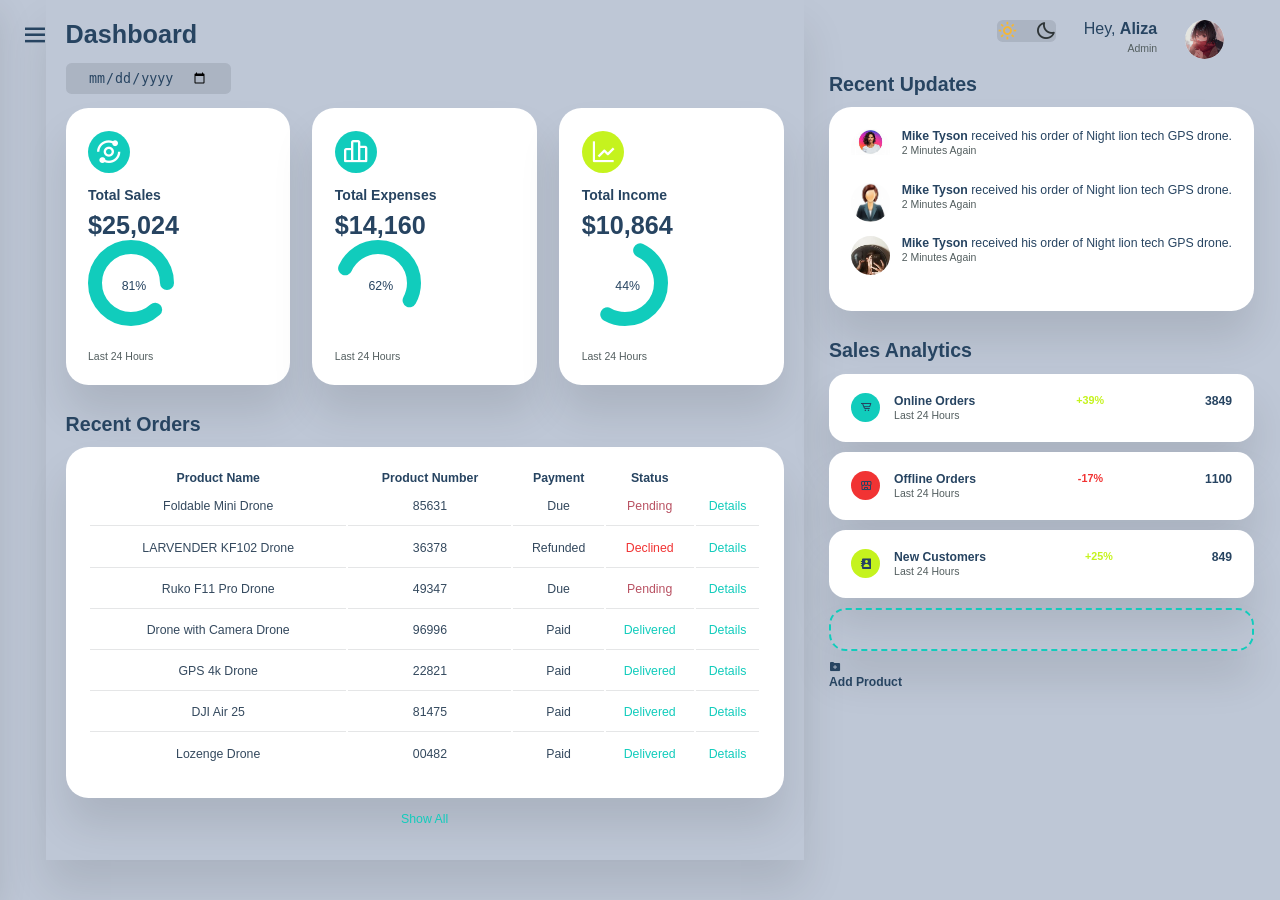
<file: Dashboard.html>
<!DOCTYPE html>
<html lang="en">
<head>
    <meta charset="UTF-8">
    <meta name="viewport" content="width=device-width, initial-scale=1.0">
    <link rel="stylesheet" href="dash.css">
    <link href="https://fonts.googleapis.com/css2?family=Poppins:wght@300;400;500;600&display=swap" rel="stylesheet">
    <link href="https://cdn.jsdelivr.net/npm/boxicons@2.1.1/css/boxicons.min.css" rel="stylesheet">
    <script src="dash.js"></script>
    <title>Admin Dashboard</title>
</head>
<body>
    <div class="container">
        <div class="menu-toggle" id="menu-toggle-btn">
            <i class='bx bx-menu'></i>  <!-- Menu Icon (hamburger) -->
        </div>
        <aside class="hide">
            <div class="top">
                <div class="logo">
                    <img src="logo.webp">
                    <h2>EGA<span class="danger">TOR</span></h2>
                </div>
                <div class="close" id="close-btn">
                    <i class='bx bx-message-square-x'></i>
                </div>
            </div>
            <div class="sidebar">
                <a href="index.html">
                    <i class='bx bxs-dashboard'></i>
                    <h3>Dashboard</h3>
                </a>
                <a href="Dashboard.html" class="active">
                    <i class='bx bxs-contact'></i>
                    <h3>All</h3>
                </a>
                <a href="msg.html">
                    <i class='bx bx-receipt'></i>
                    <h3>Customers</h3>
                </a>
                <a href="ana.html">
                    <i class='bx bx-analyse'></i>
                    <h3>Analytics</h3>
                </a>
                <a href="msg.html">
                    <i class='bx bx-envelope'></i>
                    <h3>Messages</h3>
                    <span class="message-count">26</span>
                </a>
                <a href="prod.html">
                    <i class='bx bxl-product-hunt'></i>
                    <h3>Products</h3>
                </a>
                <a href="report.html">
                    <i class='bx bxs-report'></i>
                    <h3>Reports</h3>
                </a>
                <a href="add_prod.html">
                    <i class='bx bx-plus'></i>
                    <h3>Add Product</h3>
                </a>
                <a href="set.html">
                    <i class='bx bx-log-out'></i>
                    <h3>Logout</h3>
                </a>
            </div>
        </aside>

        <main>
            <h1>Dashboard</h1>
            <div class="date">
                <input type="date">
            </div>
            <div class="insights">
                <div class="sales">
                    <i class='bx bx-analyse'></i>
                    <div class="middle">
                        <div class="left">
                            <h3>Total Sales</h3>
                            <h1>$25,024</h1>
                        </div>
                        <div class="progress">
                            <svg>
                                <circle cx='38' cy='38' r='36'></circle>
                            </svg>
                            <div class="number">
                                <p>81%</p>
                            </div>
                        </div>
                    </div>
                    <small class="text-muted">Last 24 Hours</small>
                </div>

                <div class="expensees">
                    <i class='bx bx-bar-chart-alt-2'></i>
                    <div class="middle">
                        <div class="left">
                            <h3>Total Expenses</h3>
                            <h1>$14,160</h1>
                        </div>
                        <div class="progress">
                            <svg>
                                <circle cx='38' cy='38' r='36'></circle>
                            </svg>
                            <div class="number">
                                <p>62%</p>
                            </div>
                        </div>
                    </div>
                    <small class="text-muted">Last 24 Hours</small>
                </div>

                <div class="income">
                    <i class='bx bx-line-chart'></i>
                    <div class="middle">
                        <div class="left">
                            <h3>Total Income</h3>
                            <h1>$10,864</h1>
                        </div>
                        <div class="progress">
                            <svg>
                                <circle cx='38' cy='38' r='36'></circle>
                            </svg>
                            <div class="number">
                                <p>44%</p>
                            </div>
                        </div>
                    </div>
                    <small class="text-muted">Last 24 Hours</small>
                </div>

            </div>

            <div class="recent-orders">
                <h2>Recent Orders</h2>
                <table>
                    <thead>
                        <tr>
                            <th>Product Name</th>
                            <th>Product Number</th>
                            <th>Payment</th>
                            <th>Status</th>
                            <th></th>
                        </tr>
                    </thead>
                    <tbody>
                        
                    </tbody>
                </table>
                <a href="#">Show All</a>
            </div>
        </main>

        <div class="right">
            <div class="top">
                <button id="menu-btn">
                    <i class='bx bx-menu'></i>
                </button>
                <div class="theme-toggler">
                    <i class='bx bx-sun'></i>
                    <i class='bx bx-moon'></i>
                </div>
                <div class="profile">
                    <div class="info">
                        <p>Hey, <b>Aliza</b></p>
                        <small class="text-muted">Admin</small>
                    </div>
                    <div class="profile-photo">
                        <img src="profile.jpeg">
                    </div>
                </div>
            </div>
            <div class="recent-updates">
                <h2>Recent Updates</h2>
                <div class="updates">
                    <div class="update">
                        <div class="profile-photo">
                            <img src="pic.jpeg">
                        </div>
                        <div class="message">
                            <p><b>Mike Tyson</b> received his order of Night lion tech GPS drone.</p>
                            <small class="text-muted">2 Minutes Again</small>
                        </div>
                    </div>

                    <div class="update">
                        <div class="profile-photo">
                            <img src="pic1.jpeg">
                        </div>
                        <div class="message">
                            <p><b>Mike Tyson</b> received his order of Night lion tech GPS drone.</p>
                            <small class="text-muted">2 Minutes Again</small>
                        </div>
                    </div>

                    <div class="update">
                        <div class="profile-photo">
                            <img src="pic2.jpeg">
                        </div>
                        <div class="message">
                            <p><b>Mike Tyson</b> received his order of Night lion tech GPS drone.</p>
                            <small class="text-muted">2 Minutes Again</small>
                        </div>
                    </div>
                </div>
            </div>
            <div class="sales-analytics">
                <h2>Sales Analytics</h2>
                <div class="item online">
                    <div class="icon">
                        <i class='bx bx-cart-alt'></i>
                    </div>
                    <div class="right">
                        <div class="info">
                            <h3>Online Orders</h3>
                            <small class="text-muted">Last 24 Hours</small>
                        </div>
                        <h5 class="success">+39%</h5>
                        <h3>3849</h3>
                    </div>
                </div>

                <div class="item offline">
                    <div class="icon">
                        <i class='bx bx-store-alt'></i>
                    </div>
                    <div class="right">
                        <div class="info">
                            <h3>Offline Orders</h3>
                            <small class="text-muted">Last 24 Hours</small>
                        </div>
                        <h5 class="danger">-17%</h5>
                        <h3>1100</h3>
                    </div>
                </div>

                <div class="item customers">
                    <div class="icon">
                        <i class='bx bxs-contact'></i>
                    </div>
                    <div class="right">
                        <div class="info">
                            <h3>New Customers</h3>
                            <small class="text-muted">Last 24 Hours</small>
                        </div>
                        <h5 class="success">+25%</h5>
                        <h3>849</h3>
                    </div>
                </div>

                <div class="item add-product"></div>
                <i class='bx bxs-folder-plus'></i>
                <h3>Add Product</h3>
            </div>
        </div>
    </div>
</body>
</html>
</file>
<file: dash.css>
:root {
    /* Primary Colors */
    --color-primary: #11ccbc; /* Soft blue for primary actions */
    --color-danger: #ee0909d3; /* Soft red for errors and danger states */
    --color-success: #c5f31e; /* Soft green for success messages */
    --color-warning: #b95263; /* Yellow-orange for warnings */
    
    /* Neutrals */
    --color-white: #ffffff; /* Pure white */
    --color-info-dark: #535e5f; /* Dark gray for secondary text */
    --color-info-light: #ecf0f1; /* Very light gray background */
    --color-dark: #274461; /* Dark gray for primary text */
    --color-light: rgba(2, 10, 24, 0.1); /* Very light minty overlay for softer effects */
    --color-primary-variant: #3578b0; /* A slightly darker shade of blue for hover/focus states */
    --color-dark-variant: #34495e; /* Dark blue-gray for sidebar or elements in dark mode */
    
    /* Background Colors */
    --color-background: #bec7d6; /* Light, soft gray background for light mode */
    --color-background-alt: #29cbf3; /* Lighter background alternative */
    
    /* Card and Border Styles */
    --card-border-radius: 1.6rem; /* Rounded card corners */
    --border-radius-1: 0.4rem; /* Smaller border radius */
    --border-radius-2: 0.8rem; /* Medium border radius */
    --border-radius-3: 1.2rem; /* Larger border radius for buttons, cards */
    
    --card-padding: 1.6rem; /* Padding for cards and containers */
    --padding-1: 1.2rem; /* Default padding for smaller containers */
    
    /* Box Shadows */
    --box-shadow: 0 2rem 3rem rgba(0, 0, 0, 0.1); /* Soft shadow */
    
    /* Links and Buttons */
    --link-color: #6646bd; /* Light blue for links */
    --link-hover-color: #b41bc9; /* Darker blue for link hover states */
}

.dark-theme-variables {
    /* Dark Mode Custom Variables */
    --color-background: #181a1e; /* Dark background for dark mode */
    --color-white: #2e4450; /* Light grayish background for white elements */
    --color-dark: #edeffd; /* Light text for dark mode */
    --color-dark-variant: #90c0db; /* Lighter dark blue/gray for secondary text */
    --color-light: rgba(0, 0, 0, 0.4); /* Darker overlay for darker UI */
    --color-shadow: 0 2rem 3rem var(--color-light); /* Darker shadow effect in dark mode */
    
    /* Dark Mode Card and Border Styles */
    --card-border-radius: 1.6rem;
    --border-radius-1: 0.4rem;
    --border-radius-2: 0.8rem;
    --border-radius-3: 1.2rem;
    
    --box-shadow: 0 2rem 3rem rgba(0, 0, 0, 0.15); /* Darker shadows for dark mode */
}
*{
    margin: 0;
    padding: 0;
    outline: 0;
    appearance: none;
    border: 0;
    text-decoration: none;
    list-style: none;
    box-sizing: border-box;
}
html{
    font-size: 14px;
}
body{
    width: 100vw;
    height: 100vh;
    font-family: 'Roboto', sans-serif;
    font-size: 0.88rem;
    background: var(--color-background);
    color: var(--color-dark);
    user-select: none;
    overflow-x: hidden;
}

h1, h2, h3, h4, h5, h6 {
    color: var(--color-dark); /* Default heading color */
}

i {
    color: var(--color-dark); /* Default icon color */
}

/* Dark theme styles */
body.dark-theme-variables {
    background-color: #121212;  /* Dark background */
    color: #fff;  /* Light text color for general text */
}

/* Dark mode headings and icons */
body.dark-theme-variables h1, 
body.dark-theme-variables h2, 
body.dark-theme-variables h3, 
body.dark-theme-variables h4, 
body.dark-theme-variables h5, 
body.dark-theme-variables h6 {
    color: #fff;  /* Bright heading text */
}

body.dark-theme-variables i {
    color: #fff;  /* Bright icons */
}

/* Dark mode sidebar links */
body.dark-theme-variables aside {
    background-color: #333;  /* Dark background for sidebar */
}

body.dark-theme-variables aside a {
    color: #fff;  /* White text for sidebar links */
}

/* Dark mode button and other elements (if needed) */
body.dark-theme-variables .btn, 
body.dark-theme-variables .menu-btn, 
body.dark-theme-variables .theme-toggler {
    background-color: #4b4343;  /* Dark button background */
    color: #fff;  /* White button text */
}

/* Optionally change other UI elements to be brighter in dark mode */
body.dark-theme-variables .card, 
body.dark-theme-variables .panel {
    background-color: #222;  /* Dark background for cards and panels */
    color: #fff;  /* White text */
}


.container{
    display: flex;
    width: 96%;
    margin: 0 auto;
    gap: 1.8rem;
    grid-template-columns: 14rem auto 23rem;
}
a{
    color: var(--color-dark);
}
img{
    display: block;
    width: 100%;
}
h1{
    font-weight: 800;
    font-size: 1.8rem;
}
h2{
    font-size: 1.4rem;
}
h3{
    font-size: 0.87rem;
}
h4{
    font-size: 0.8rem;
}
h5{
    font-size: 0.77rem;
}

h1, h2, h3 {
    font-family: 'Roboto', sans-serif;
    font-weight: 600;
}

.sidebar a {
    font-family: 'Roboto', sans-serif;
}

small{
    font-size: 0.75rem;
}
.profile-photo{
    width: 2.8rem;
    height: 2.8rem;
    border-radius: 50%;
    overflow: hidden;
}
.text-muted{
    color: var(--color-info-dark);
}
b{
    color: var(--color-dark);
}
.primary{
    color: var(--color-primary);
}
.danger{
    color: var(--color-danger);
}
.success{
    color: var(--color-success);
}
.warning{
    color: var(--color-warning);
}


/* Menu toggle button (hamburger icon) */
#menu-toggle-btn {
    display: none; /* Initially hide the menu icon */
    position: absolute;
    top: 20px;
    left: 20px;
    font-size: 30px;
    cursor: pointer;
    z-index: 1000; /* Ensure it is on top of other content */
}

/* Close button (cross icon) */
#close-btn {
    display: none; /* Initially hide the close button */
    font-size: 25px;
    margin-right: 20px;
    cursor: pointer;
    z-index: 1000; /* Ensure it is on top of other content */
}

/* Sidebar visibility */
aside{
    position: fixed; /* Sidebar fixed on the left */
    left: 0;
    top: 0;
    width: 250px;
    height: 100%;
    background-color: var(--color-white);
    box-shadow: 0 0.8rem 2.4rem rgba(0, 0, 0, 0.1);
    transition: transform 0.3s ease-in-out;
   
     overflow-y: auto;
}

/* When the menu is shown, the close button will be visible */
aside.show #close-btn {
    display: block;
}

/* When the menu is hidden, the menu toggle icon (hamburger) will be visible */
aside.show #menu-toggle-btn {
    display: none;
}

#menu-toggle-btn {
    display: block; /* Only show when side menu is hidden */
}


aside .top{
    display: flex;
    align-items: center;
    justify-content: space-between;
    margin-top: 1.4rem;
}
aside .logo{
    display: flex;
    gap: 1rem;
}
aside .logo img{
    width: 2rem;
    height: 2rem;
}
aside .sidebar{
    display: flex;
    flex-direction: column;
    height: 86vh;
    position: relative;
    top: 3rem;
}
aside h3{
    font-weight: 500;
}
aside .sidebar a{
    display: flex;
    color: var(--color-info-dark);
    margin: 2rem;
    gap: 1rem;
    align-items: center;
    position: relative;
    height: 3.7rem;
    transition: background-color 0.3s ease, color 0.3s ease;
}
aside .sidebar a i{
    font-size: 1.6rem;
}
aside .sidebar a:last-child {
    position: absolute;
    bottom: -38rem;
    width: 100%;
}
aside .sidebar a.active{
    background: var(--color-primary);
    color: var(--color-white);
    margin-left: 0;
}
aside .sidebar a.active:before{
    content: "";
    width: 6px;
    height: 100%;
    background: var(--color-primary);
}
aside .sidebar a.active i{
    color: var(--color-primary);
    margin-left: calc(1rem - 3px);
}
aside .sidebar a:hover{
    color: var(--color-primary);
}
aside .sidebar a:hover i{
    margin-left: 1rem;
}
aside .sidebar .message-count{
    background: var(--color-danger);
    color: var(--color-white);
    padding: 2px 10px;
    font-size: 11px;
    border-radius: var(--border-radius-1);
}
main{
    background-color: var(--color-background);
    box-shadow: var(--box-shadow);
    margin-left: 250px;  /* Default shift when the menu is visible */
    transition: margin-left 0.3s ease-in-out; /* Smooth transition */
    padding: 20px;
    flex-grow: 1;
}
main .date{
    display: inline-block;
    background: var(--color-light);
    border-radius: var(--border-radius-1);
    margin-top: 1rem;
    padding: 0.5rem 1.6rem;
}
main .date input[type="date"]{
    background: transparent;
    color: var(--color-dark);
}
main .insights {
    display: grid;
    grid-template-columns: repeat(3,1fr);
    gap: 1.6rem;
}
main .insights > div{
    background: var(--color-white);
    padding: var(--card-padding);
    border-radius: var(--card-border-radius);
    margin-top: 1rem;
    box-shadow: var(--box-shadow);
    transition: all 300ms ease;
}
main .insights > div i{
    background: var(--color-primary);
    padding: 0.5rem;
    border-radius: 50%;
    color: var(--color-white);
    font-size: 2rem;
}
main .insights > div.expenses i{
    background: var(--color-danger);
}
main .insights > div.income i{
    background: var(--color-success);
}
main .insights > div.middle{
    display: flex;
    align-items: center;
    justify-content: space-between;
}
main .insights h3{
    margin: 1rem 0 0.6rem;
    font-size: 1rem;
}
main .insights .progress{
    position: relative;
    width: 92px;
    height: 92px;
    border-radius: 50%;
}
main .insights svg{
    width: 7rem;
    height: 7rem;
}
main .insights svg circle{
    fill: none;
    stroke: var(--color-primary);
    stroke-width: 14;
    stroke-linecap: round;
    transform: translate(5px, 5px);
    stroke-dasharray: 110;
    stroke-dashoffset: 92;
}
main .insights .sales svg circle{
    stroke-dashoffset: -30;
    stroke-dasharray: 200;
}
main .insights .expenses svg circle{
    stroke-dashoffset: 20;
    stroke-dasharray: 80;
}
main .insights .income svg circle{
    stroke-dashoffset: 35;
    stroke-dasharray: 110;
}
main .insights .progress .number{
    position: absolute;
    top: 0;
    left: 0;
    height: 100%;
    width: 100%;
    display: flex;
    justify-content: center;
    align-items: center;
}
main .insights small{
    margin-top: 1.3rem;
    display: block;
}
main .recent-orders{
    margin-top: 2rem;
}
main .recent-orders h2{
    margin-bottom: 0.8rem;
}
main .recent-orders table{
    background: var(--color-white);
    width: 100%;
    border-radius: var(--card-border-radius);
    padding: var(--card-padding);
    text-align: center;
    box-shadow: var(--box-shadow);
    transition: all 300ms ease;
}
main .recent-orders table:hover{
    box-shadow: none;
}
main table tbody td{
    height: 2.8rem;
    border-bottom: 1px solid var(--color-light);
    color: var(--color-dark-variant);
}
main table tbody tr:last-child td{
    border: none;
}
main .recent-orders a{
    text-align: center;
    display: block;
    margin: 1rem auto;
    color: var(--color-primary);
}

.sidebar a.active i {
    color: var(--color-primary);
}

.sidebar a.active {
    background: var(--color-primary);
    color: white;
}

.sidebar a:hover {
    background-color: var(--color-light);
    color: var(--color-primary);
}

aside.hide {
    transform: translateX(-100%); /* Hide the side menu */
}

/* When the menu is hidden, add margin to the content */
aside.hide + main {
    margin-left: 20px; /* Remove the margin when side menu is hidden */
}

/* When the side menu is visible again, shift content to the right */
aside.show + main {
    margin-left: 250px; /* Reset the margin when menu is visible */
}

.right{
    margin-top: 1.4rem;
}
.right .top{
    display: flex;
    justify-content: end;
    gap: 2rem;
    font-size: 16px;
    margin-right: 30px;
}
.right .top button{
    display: none;
}
.right .theme-toggler{
    background: var(--color-light);
    display: flex;
    justify-content: space-between;
    align-items: center;
    height: 1.6rem;
    width: 4.2rem;
    cursor: pointer;
    border-radius: var(--border-radius-1);
}
.right .theme-toggler span{
    font-size: 1.2rem;
    width: 50%;
    height: 100%;
    display: flex;
    align-items: center;
    justify-content: center;
}
.right .theme-toggler span.active{
    background: var(--color-primary);
    color: white;
    border-radius: var(--border-radius-1);
}

.theme-toggler i {
    display: inline-block;
    cursor: pointer;
    font-size: 1.5rem;
    transition: color 0.3s ease;
}

.theme-toggler i.active {
    color: var(--primary-color); /* Color for active icons */
}

/* Example for moon icon */
.theme-toggler i:nth-child(1):not(.active) {
    color: #f7b731; /* Sun icon color when dark mode is active */
}

/* Example for sun icon */
.theme-toggler i:nth-child(2):not(.active) {
    color: #2d3436; /* Moon icon color when light mode is active */
}


.right .top .profile{
    display: flex;
    gap: 2rem;
    text-align: right;
}
.right .recent-updates{
    margin-top: 1rem;
}
.right .recent-updates h2{
    margin-bottom: 0.8rem;
}
.right .recent-updates .updates{
    background: var(--color-white);
    padding: var(--card-padding);
    border-radius: var(--card-border-radius);
    box-shadow: var(--box-shadow);
    transition: all 300ms ease;
}
.right .recent-updates .updates:hover{
    box-shadow: none;
}
.right .recent-updates .updates .update{
    display: grid;
    grid-template-columns: 2.6rem auto;
    gap: 1rem;
    margin-bottom: 1rem;
}

.right .sales-analytics{
    margin-top: 2rem;
}
.right .sales-analytics h2{
    margin-bottom: 0.8rem;
}
.right .sales-analytics .item{
    background: var(--color-white);
    display: flex;
    align-items: center;
    gap: 1rem;
    margin-bottom: 0.7rem;
    padding: 1.4rem var(--card-padding);
    border-radius: var(--border-radius-3);
    box-shadow: var(--box-shadow);
    transition: all 300ms ease;
}
.right .sales-analytics .item:hover{
    box-shadow: none;
}
.right .sales-analytics .item .right{
    display: flex;
    justify-content: space-between;
    align-items: start;
    margin: 0;
    width: 100%;
}
.right .sales-analytics .item .icon{
    padding: 0.6rem;
    color: var(--color-white);
    border-radius: 50%;
    background: var(--color-primary);
    display: flex;
}
.right .sales-analytics .item.offline .icon{
    background: var(--color-danger);
}
.right .sales-analytics .item.customers .icon{
    background: var(--color-success);
}
.right .sales-analytics .add-product{
    background-color: transparent;
    border: 2px dashed var(--color-primary);
    color: var(--color-primary);
    display: flex;
    align-items: center;
    justify-content: center;
}
.right .sales-analytics .add-product div{
    display: flex;
    align-items: center;
    gap: 0.6rem;
}
.right .sales-analytics .add-product div h3{
    font-weight: 600;
}
@media screen and (max-width: 480px) {

  html {
    font-size: 12px;
  }

  body {
    overflow-x: hidden;
  }

  .container {
    flex-direction: column;
    width: 100%;
    padding: 10px;
    gap: 10px;
  }

  /* Sidebar mobile */
  aside {
    width: 100%;
    height: 100vh;
    left: -100%;
  }

  aside.show {
    left: 0;
  }

  /* Menu button visible */
  #menu-toggle-btn {
    display: block;
    font-size: 24px;
  }

  #close-btn {
    display: block;
  }

  /* Main content */
  main {
    margin-left: 0;
    padding: 10px;
  }

  /* Cards stack */
  main .insights {
    grid-template-columns: 1fr;
    gap: 10px;
  }

  main .insights > div {
    padding: 1rem;
  }

  /* Fix big circles */
  main .insights .progress {
    width: 70px;
    height: 70px;
  }

  main .insights svg {
    width: 5rem;
    height: 5rem;
  }

  /* Table scroll */
  .recent-orders {
    overflow-x: auto;
  }

  table {
    min-width: 500px;
  }

  /* Right section */
  .right {
    width: 100%;
    padding: 10px;
  }

  .right .top {
    flex-direction: column;
    gap: 10px;
    align-items: flex-start;
  }

  .profile-photo {
    width: 40px;
    height: 40px;
  }
}
@media screen and (max-width: 1200px){
    .container{
        width: 94%;
        grid-template-columns: 7rem auto 23rem;
    }
    aside .logo h2{
        display: none;
    }
    aside .sidebar h3{
        display: none;
    }
    aside .sidebar a{
        width: 5.6rem;
    }
    aside .sidebar a:last-child{
        position: relative;
        margin-top: 1.8rem;
    }
    main .insights{
        grid-template-columns: 1fr;
        gap: 0;
    }
    main .recent-orders{
        width: 94%;
        position: absolute;
        left: 50%;
        transform: translateX(-50%);
        margin: 2rem 0 0 8.8rem;
    }
    main .recent-orders table{
        width: 83vw;
    }
    main table thead tr th:last-child,
    main table thead tr th:first-child{
        display: none;
    }
    main table body tr td:last-child,
    main table body tr td:first-child{
        display: none;
    }
}

@media screen and (max-width: 768px){
    .container{
        width: 100%;
        grid-template-columns: 1fr;
    }
    aside{
        position: fixed;
        left: -100%;
        background: var(--color-white);
        width: 18rem;
        z-index: 3;
        box-shadow: 1rem 3rem 4rem var(--color-light);
        height: 100vh;
        padding-right: var(--card-padding);
        display: none;
        animation: showMenu 400ms ease forwards;
    }
    @keyframes showMenu{
        to{
            left: 0;
        }
    }
    aside .logo{
        margin-left:  1rem;
    }
    aside .logo h2{
        display: inline;
    }
    aside .logo h3{
        display: inline;
    }
    aside .sidebar a{
        width: 100%;
        height: 3.4rem;
    }
    aside .sidebar a:last-child{
        position: absolute;
        bottom: 5rem;
    }
    aside .close{
        display: inline-block;
        cursor: pointer;
    }
    main{
        margin-top: 8rem;
        padding: 0 1rem;
    }
    main .recent-orders{
        position: relative;
        margin: 3rem 0 0 0;
        width: 100%;
    }
    main .recent-orders table{
        width: 100%;
        margin: 0;
    }
    .right{
        width: 94%;
        margin: 0 auto 4rem;
    }
    .right.top{
        position: fixed;
        top: 0;
        left: 0;
        align-items: center;
        padding: 0 0.8rem;
        height: 4.6rem;
        background: var(--color-white);
        width: 100%;
        margin: 0;
        z-index: 2;
        box-shadow: 0 1rem 1rem var(--color-light);
    }
    .right .top .theme-toggler{
        width: 4.4rem;
        position: absolute;
        left: 66%;
    }
    .right .profile .inf0{
        display: none;
    }
    .right .top button{
        display: inline-block;
        background: transparent;
        cursor: pointer;
        color: var(--color-dark);
        position: absolute;
        left: 1rem;
    }
    .right .top button span{
        font-size: 2rem;
    }
}
</file>
